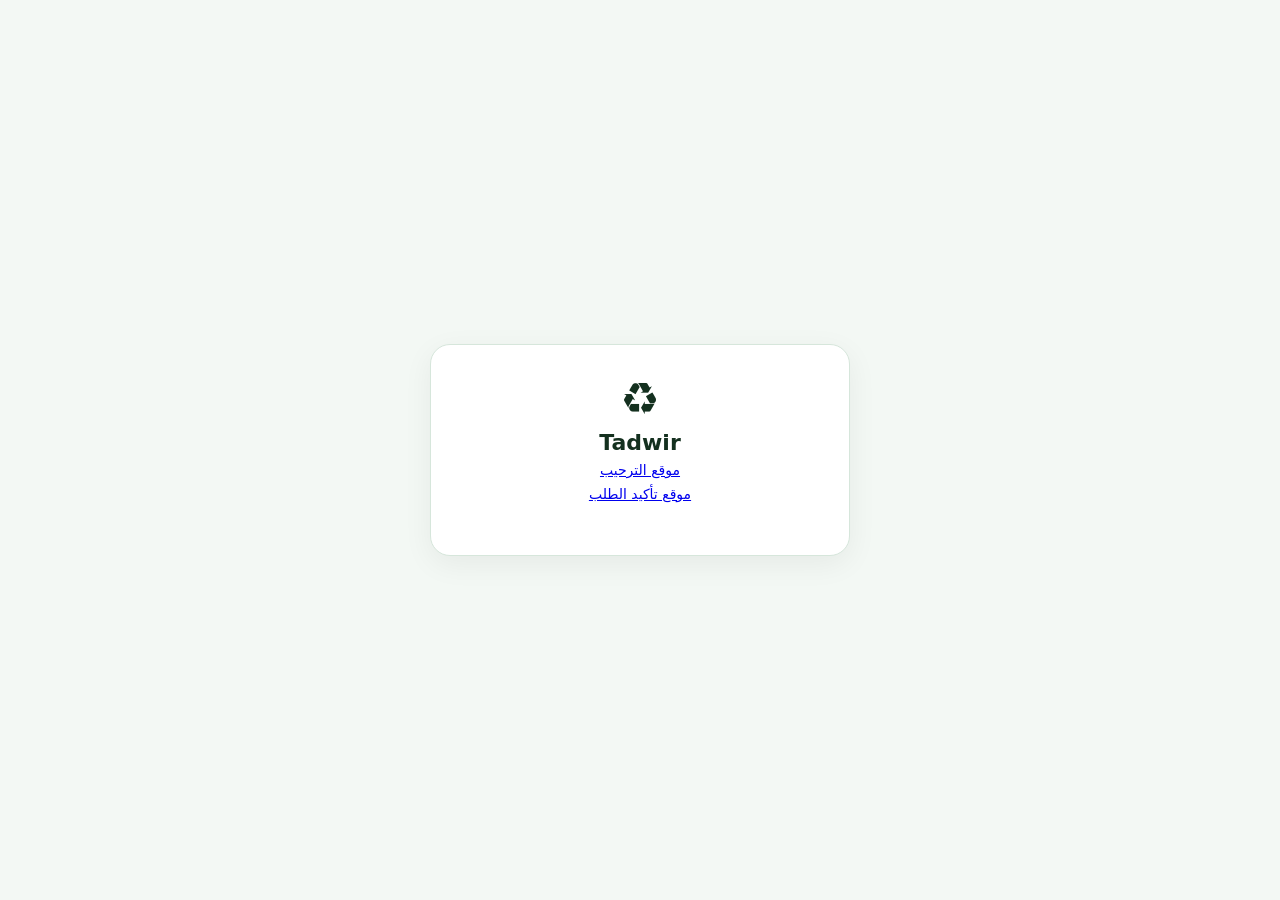
<file: docs/index.html>
<!doctype html><html lang="ar" dir="rtl"><head><meta charset="utf-8"><meta name="viewport" content="width=device-width,initial-scale=1"><title>Tadwir</title><link rel="stylesheet" href="shared/style.css"></head>
<body><main class="card"><div class="logo">♻️</div><h1>Tadwir</h1><p class="sub"><a href="welcome/">موقع الترحيب</a><br><a href="order/">موقع تأكيد الطلب</a></p></main></body></html>
</file>
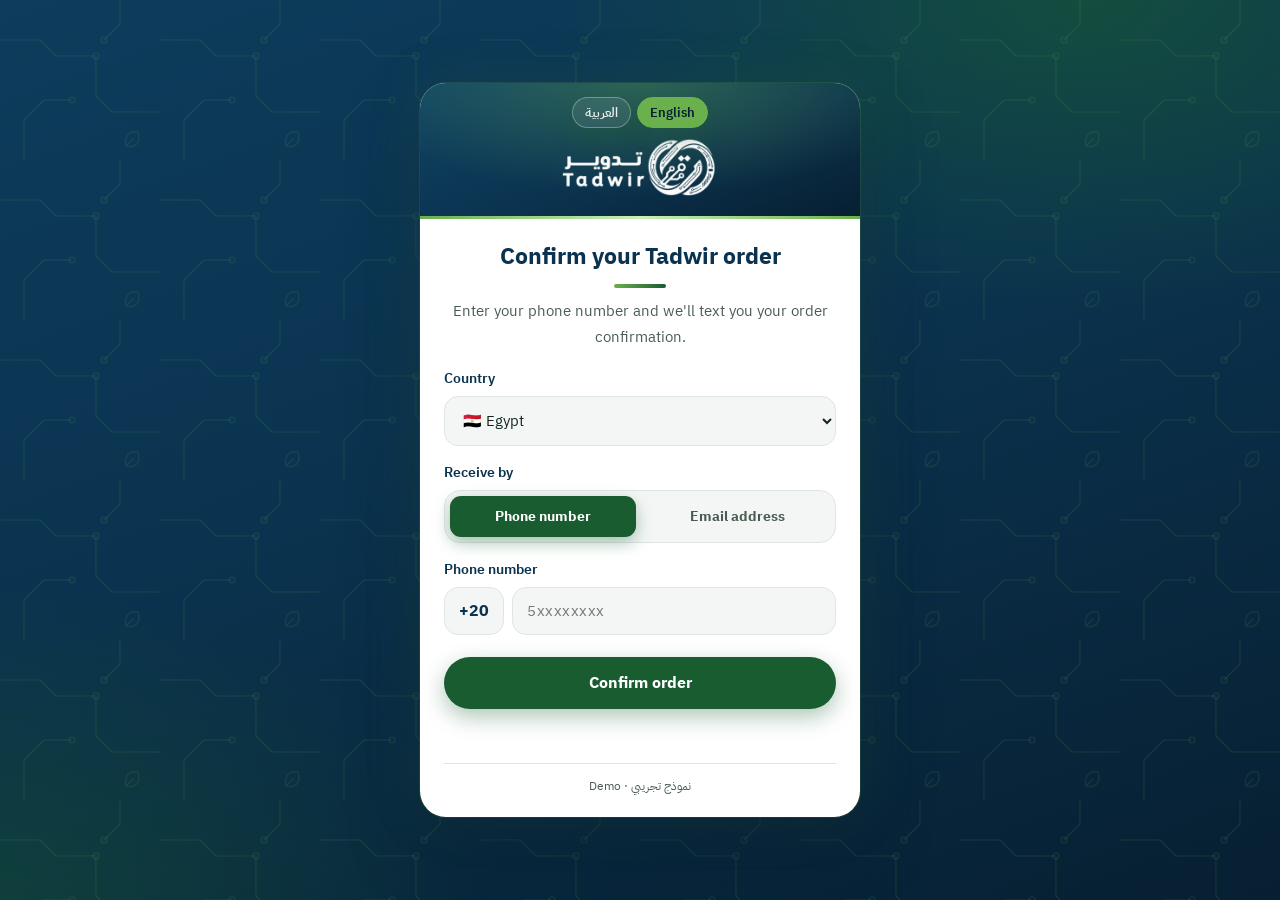
<file: docs/order/index.html>
<!doctype html>
<html lang="ar" dir="rtl">
<head>
<meta charset="utf-8">
<meta name="viewport" content="width=device-width,initial-scale=1">
<title>تأكيد طلبك في تدوير | Tadwir</title>
<link rel="preconnect" href="https://fonts.googleapis.com">
<link rel="preconnect" href="https://fonts.gstatic.com" crossorigin>
<link rel="stylesheet" href="https://fonts.googleapis.com/css2?family=IBM+Plex+Sans+Arabic:wght@400;600;700&display=swap">
<meta name="theme-color" content="#0b334f">
<style>
/* ==========================================================
   Tadwir — تدوير | Welcome & order pages
   Same identity as the main site: green #195c30, navy #0b334f,
   accent #6ab04c, IBM Plex Sans Arabic, circuit motif, logo.
   ========================================================== */
:root{
  --green:#195c30;--green-d:#14492a;--green-l:#6ab04c;--navy:#0b334f;--navy-9:#071f31;
  --bg-a:#0d3c5c;--bg-b:#0b334f;--bg-c:#071f31;
  --card:#ffffff;--field:#f4f6f5;--ink:#13261c;--heading:#0b334f;--muted:#4a5c52;--line:#dfe6e2;
  --brand:#195c30;--brand-d:#14492a;--ok:#195c30;--err:#b3261e;
  --shadow:0 30px 70px rgba(7,31,49,.45);
  --logo:url("[data-uri]");
  color-scheme:light;
}
@media (prefers-color-scheme:dark){:root:not([data-theme=light]){
  --card:#0d2a40;--field:#0a2236;--ink:#e2ebe6;--heading:#f1f6f3;--muted:#a8bcb2;--line:#1c3e57;
  --brand:#2f7d47;--brand-d:#256a3b;--ok:#86cc66;--err:#ff8a80;--shadow:0 30px 70px rgba(0,0,0,.55);color-scheme:dark}}
:root[data-theme=dark]{
  --card:#0d2a40;--field:#0a2236;--ink:#e2ebe6;--heading:#f1f6f3;--muted:#a8bcb2;--line:#1c3e57;
  --brand:#2f7d47;--brand-d:#256a3b;--ok:#86cc66;--err:#ff8a80;--shadow:0 30px 70px rgba(0,0,0,.55);color-scheme:dark}

*{box-sizing:border-box}
body{
  margin:0;min-height:100vh;min-height:100svh;display:grid;place-items:center;padding:24px 16px;
  color:var(--ink);font-family:"IBM Plex Sans Arabic","Tajawal",system-ui,-apple-system,"Segoe UI",Tahoma,sans-serif;
  background:
    url("data:image/svg+xml,%3Csvg xmlns='http://www.w3.org/2000/svg' width='160' height='160' fill='none' stroke='%236ab04c' stroke-opacity='.14' stroke-width='1.2' stroke-linecap='round' stroke-linejoin='round'%3E%3Cpath d='M0 40h40l16 16h40M96 56v40l16 16h48M24 160v-40l20-20h28M120 0v24l-16 16'/%3E%3Ccircle cx='96' cy='56' r='3'/%3E%3Ccircle cx='72' cy='100' r='3'/%3E%3Ccircle cx='104' cy='40' r='3'/%3E%3Cpath d='M138 132c-10-2-14 6-12 14 8 2 16-2 12-14Zm-12 14 7-7'/%3E%3C/svg%3E") 0 0/160px 160px,
    radial-gradient(900px 520px at 85% 0%,rgba(25,92,48,.6),transparent 60%),
    radial-gradient(800px 520px at 0% 100%,rgba(25,92,48,.4),transparent 60%),
    linear-gradient(160deg,var(--bg-a) 0%,var(--bg-b) 45%,var(--bg-c) 100%);
  background-attachment:fixed;
}
a{color:var(--ok)}

/* ---------- Card ---------- */
.card{
  position:relative;width:100%;max-width:440px;overflow:hidden;
  background:var(--card);border-radius:26px;padding:0 24px 22px;
  box-shadow:var(--shadow),0 0 0 1px rgba(106,176,76,.18),0 0 60px rgba(106,176,76,.12);
  animation:rise .7s cubic-bezier(.22,.8,.24,1) both;
}
@keyframes rise{from{opacity:0;transform:translateY(24px) scale(.98)}to{opacity:1;transform:none}}

/* Brand header: navy band with the Tadwir logo */
.logo{
  margin:0 -24px 22px;height:136px;position:relative;font-size:0;color:transparent;
  background:var(--logo) center calc(100% - 20px)/auto 58px no-repeat,
    radial-gradient(420px 160px at 50% 0%,rgba(106,176,76,.35),transparent 70%),
    linear-gradient(160deg,#0f4466,var(--navy) 55%,var(--navy-9));
  border-bottom:3px solid var(--green-l);
}
.logo::after{
  content:"";position:absolute;inset-inline:0;bottom:-3px;height:3px;
  background:linear-gradient(90deg,transparent,#c9f0b5,transparent);
  animation:scan 3.2s ease-in-out infinite;
}
@keyframes scan{0%{transform:translateX(-100%)}100%{transform:translateX(100%)}}

/* Language switch sits on the brand band */
.langs{position:absolute;top:14px;inset-inline:0;z-index:2;display:flex;gap:6px;justify-content:center;margin:0}
.langs button{
  width:auto;margin:0;padding:5px 12px;font-size:12.5px;font-weight:600;border-radius:999px;
  background:rgba(255,255,255,.08);color:#e8f0ec;border:1.5px solid rgba(255,255,255,.3);
}
.langs button[aria-pressed=true]{background:var(--green-l);color:var(--navy-9);border-color:var(--green-l)}
.langs button:hover{background:rgba(106,176,76,.22);color:#fff}
.langs button[aria-pressed=true]:hover{background:#7cc35c;color:var(--navy-9)}

h1{margin:0 0 6px;text-align:center;font-size:23px;line-height:1.4;color:var(--heading);font-weight:700}
h1::after{content:"";display:block;width:52px;height:4px;border-radius:4px;margin:10px auto 0;background:linear-gradient(90deg,var(--green-l),var(--green))}
p.sub{margin:10px 0 18px;text-align:center;color:var(--muted);font-size:14.5px;line-height:1.8}
p.sub a{font-weight:700;text-decoration:none}
p.sub a:hover{text-decoration:underline}

/* ---------- Form ---------- */
label{display:block;font-size:13.5px;font-weight:600;color:var(--heading);margin:16px 0 7px}
.row{display:flex;gap:8px;direction:ltr}
select,input{
  font:inherit;font-size:15px;color:var(--ink);background:var(--field);
  border:1.5px solid var(--line);border-radius:14px;padding:12px 14px;outline:none;
  transition:border-color .25s,box-shadow .25s,background-color .25s;
}
select{width:100%;cursor:pointer}
select:focus,input:focus{border-color:var(--green-l);box-shadow:0 0 0 4px rgba(106,176,76,.2);background:var(--card)}
input{flex:1;min-width:0;letter-spacing:.5px}
.dial{display:flex;align-items:center;padding:0 14px;background:var(--field);border:1.5px solid var(--line);border-radius:14px;color:var(--heading);font-weight:700;direction:ltr}
.dial[hidden]{display:none}

.seg{display:flex;gap:8px;padding:5px;background:var(--field);border:1.5px solid var(--line);border-radius:16px}
.seg button{margin:0;padding:10px;font-size:14px;border-radius:11px;background:transparent;color:var(--muted);border:0;box-shadow:none}
.seg button[aria-pressed=true]{background:var(--brand);color:#fff;box-shadow:0 6px 16px rgba(25,92,48,.35)}
.seg button:hover{background:rgba(106,176,76,.14);color:var(--ink);transform:none}
.seg button[aria-pressed=true]:hover{background:var(--brand-d);color:#fff}
.seg button.off{opacity:.45}

button{
  width:100%;margin-top:22px;padding:14px;border:0;border-radius:999px;
  background:var(--brand);color:#fff;font:inherit;font-size:16px;font-weight:700;cursor:pointer;
  box-shadow:0 8px 22px rgba(25,92,48,.35);
  transition:background-color .3s,box-shadow .3s,transform .3s cubic-bezier(.22,.8,.24,1);
}
button:hover{background:var(--brand-d);transform:translateY(-2px);box-shadow:0 12px 28px rgba(25,92,48,.45),0 0 0 4px rgba(106,176,76,.18)}
button:disabled{opacity:.6;cursor:wait;transform:none}
:focus-visible{outline:3px solid var(--green-l);outline-offset:3px}

#msg{min-height:22px;margin-top:14px;text-align:center;font-size:14px;line-height:1.7;border-radius:12px}
#msg.ok,#msg.err,#msg.info{padding:10px 12px}
#msg.ok{color:var(--ok);background:rgba(106,176,76,.12)}
#msg.err{color:var(--err);background:rgba(179,38,30,.08)}
#msg.info{color:var(--muted);background:var(--field)}

footer{margin-top:18px;padding-top:14px;border-top:1px solid var(--line);text-align:center;font-size:11.5px;color:var(--muted)}

@media (max-width:380px){.card{padding:0 18px 20px}.logo{margin:0 -18px 20px;height:128px;background-size:auto 52px,auto,auto}h1{font-size:21px}}
@media (prefers-reduced-motion:reduce){.card,.logo::after{animation:none}button,button:hover{transition:none;transform:none}}

</style>
</head>
<body>
<main class="card">
  <div class="langs" role="group" aria-label="Language">
    <button type="button" data-lang="ar" aria-pressed="true">العربية</button>
    <button type="button" data-lang="en" aria-pressed="false">English</button>
  </div>
  <div class="logo" role="img" aria-label="تدوير | Tadwir"></div>
  <h1 id="h1">تأكيد طلبك في تدوير</h1>
  <p class="sub" id="sub"></p>
  <form id="form" autocomplete="off">
    <label for="country" id="countryLabel">الدولة</label>
    <select id="country" name="country"><option value="EG">🇪🇬 مصر</option></select>
    <label id="methodLabel">طريقة الاستلام</label>
    <div class="seg" role="group" aria-label="Method">
      <button type="button" data-method="sms" aria-pressed="true">رقم الجوال</button>
      <button type="button" data-method="email" aria-pressed="false">البريد الإلكتروني</button>
    </div>
    <label for="phone" id="phoneLabel">رقم الجوال</label>
    <div class="row">
      <span class="dial" id="dial">+20</span>
      <input id="phone" name="phone" type="tel" inputmode="tel" placeholder="5xxxxxxxx" required>
    </div>
    <button id="btn" class="submit" type="submit">أكّد الطلب</button>
    <div id="msg" role="status" aria-live="polite"></div>
  </form>
  <footer id="demo">نموذج تجريبي · Demo</footer>
</main>
<script>
// بعد ما تنشر الـ Worker، حط رابطه هنا (مثال: https://tadwir-sms.اسمك.workers.dev)
window.CONFIG_BASE = {
  API_URL: "https://tadwir-sms.tadwir.workers.dev",
  // اختياري: Site Key من Cloudflare Turnstile (اتركه فاضي لو ما تبي كابتشا)
  TURNSTILE_SITEKEY: "",
  // الدول اللي ترسل SMS (برقم الجوال). باقي الدول إيميل. لازم تطابق الوسيط
  SMS_COUNTRIES: ["EG"],
};

</script>
<script>window.CONFIG = { ...window.CONFIG_BASE, KIND: "order" };</script>
<script>
const COUNTRIES = [
  ["EG","🇪🇬","مصر","Egypt","+20"],
  ["SA","🇸🇦","السعودية","Saudi Arabia","+966"],
  ["AE","🇦🇪","الإمارات","United Arab Emirates","+971"],
  ["KW","🇰🇼","الكويت","Kuwait","+965"],
  ["BH","🇧🇭","البحرين","Bahrain","+973"],
  ["QA","🇶🇦","قطر","Qatar","+974"],
  ["OM","🇴🇲","عُمان","Oman","+968"],
  ["JO","🇯🇴","الأردن","Jordan","+962"],
  ["LB","🇱🇧","لبنان","Lebanon","+961"],
  ["IQ","🇮🇶","العراق","Iraq","+964"],
  ["SY","🇸🇾","سوريا","Syria","+963"],
  ["YE","🇾🇪","اليمن","Yemen","+967"],
  ["PS","🇵🇸","فلسطين","Palestine","+970"],
  ["LY","🇱🇾","ليبيا","Libya","+218"],
  ["SD","🇸🇩","السودان","Sudan","+249"],
  ["TN","🇹🇳","تونس","Tunisia","+216"],
  ["DZ","🇩🇿","الجزائر","Algeria","+213"],
  ["MA","🇲🇦","المغرب","Morocco","+212"],
];

const T = {
  ar: {
    dir: "rtl",
    title: { welcome: "مرحباً بك في تدوير", order: "تأكيد طلبك في تدوير" },
    sub: {
      welcome: { sms: "أدخل رقم جوالك وراح توصلك رسالة ترحيب.", email: "أدخل بريدك الإلكتروني وراح توصلك رسالة ترحيب." },
      order: { sms: "أدخل رقم جوالك وراح توصلك رسالة تأكيد الطلب.", email: "أدخل بريدك الإلكتروني وراح توصلك رسالة تأكيد الطلب." },
    },
    langLabel: "اللغة", country: "الدولة", method: "طريقة الاستلام", phone: "رقم الجوال", email: "البريد الإلكتروني",
    smsUnsupported: "النظام ما يدعم الرسائل النصية لهذه الدولة، تقدر تستلم الرسالة على بريدك الإلكتروني.",
    btn: { welcome: "أرسل الرسالة", order: "أكّد الطلب" },
    demo: "نموذج تجريبي · Demo",
    okSms: "تم الإرسال ✅ تفقد رسائلك.",
    okEmail: "تم الإرسال ✅ تفقد بريدك (وصندوق الرسائل غير المرغوبة).",
    errors: {
      bad_phone: "الرقم غير صحيح، تأكد من الدولة والرقم.",
      bad_email: "البريد الإلكتروني غير صحيح.",
      sms_unsupported: "النظام ما يدعم الرسائل النصية لهذه الدولة، استخدم البريد الإلكتروني.",
      country_not_allowed: "هذي الدولة غير مدعومة حالياً.",
      phone_limit: "وصلت الحد المسموح لهذا الرقم اليوم.",
      ip_limit: "طلبات كثيرة، حاول بعد ساعة.",
      daily_cap: "الخدمة وصلت حدها اليومي، حاول بكرة.",
      country_quota: "الخدمة غير متاحة لهذه الدولة حالياً.",
      captcha: "فشل التحقق، حدّث الصفحة وحاول مرة ثانية.",
      send_failed: "تعذر إرسال الرسالة، حاول لاحقاً.",
      origin: "هذا الموقع غير مصرح له.",
      channel_unavailable: "الإرسال لهذه الدولة غير متاح حالياً.",
      other: "صار خطأ، حاول مرة ثانية.",
      network: "تعذر الاتصال بالخدمة.",
    },
  },
  en: {
    dir: "ltr",
    title: { welcome: "Welcome to Tadwir", order: "Confirm your Tadwir order" },
    sub: {
      welcome: { sms: "Enter your phone number and we'll text you a welcome message.", email: "Enter your email and we'll send you a welcome message." },
      order: { sms: "Enter your phone number and we'll text you your order confirmation.", email: "Enter your email and we'll send you your order confirmation." },
    },
    langLabel: "Language", country: "Country", method: "Receive by", phone: "Phone number", email: "Email address",
    smsUnsupported: "Text messages (SMS) are not supported for this country. You can receive the message by email instead.",
    btn: { welcome: "Send message", order: "Confirm order" },
    demo: "Demo · نموذج تجريبي",
    okSms: "Sent ✅ Check your messages.",
    okEmail: "Sent ✅ Check your inbox (and spam folder).",
    errors: {
      bad_phone: "Invalid number. Check the country and the number.",
      bad_email: "Invalid email address.",
      sms_unsupported: "Text messages are not supported for this country. Please use email.",
      country_not_allowed: "This country is not supported yet.",
      phone_limit: "This number reached today's limit.",
      ip_limit: "Too many requests. Try again in an hour.",
      daily_cap: "The service reached its daily limit. Try tomorrow.",
      country_quota: "The service is currently unavailable for this country.",
      captcha: "Verification failed. Refresh the page and try again.",
      send_failed: "Could not send the message. Try again later.",
      origin: "This site is not authorized.",
      channel_unavailable: "Sending to this country is currently unavailable.",
      other: "Something went wrong. Please try again.",
      network: "Could not reach the service.",
    },
  },
};

const KIND = window.CONFIG.KIND;
const SMS_COUNTRIES = window.CONFIG.SMS_COUNTRIES || ["EG"];
const $ = (id) => document.getElementById(id);
const form = $("form"), msg = $("msg"), btn = $("btn"), phone = $("phone"), country = $("country"), dial = $("dial");

let lang = "ar";
try {
  const saved = localStorage.getItem("tadwir_lang");
  if (saved === "ar" || saved === "en") lang = saved;
  else if (!/^ar/i.test(navigator.language || "ar")) lang = "en";
} catch (e) {}

const smsOk = () => SMS_COUNTRIES.includes(country.value);
let method = "sms";
const isEmailMode = () => method === "email";

function buildCountries() {
  const cur = country.value || "EG";
  country.innerHTML = "";
  for (const [code, flag, ar, en] of COUNTRIES) {
    const o = document.createElement("option");
    o.value = code;
    o.textContent = `${flag} ${lang === "ar" ? ar : en}`;
    country.appendChild(o);
  }
  country.value = cur;
}

function applyMode(clear) {
  const t = T[lang];
  if (!smsOk()) method = "email";
  const em = isEmailMode();
  $("methodLabel").textContent = t.method;
  document.querySelectorAll("[data-method]").forEach((b) => {
    b.setAttribute("aria-pressed", String(b.dataset.method === method));
    b.textContent = b.dataset.method === "sms" ? t.phone : t.email;
    b.classList.toggle("off", b.dataset.method === "sms" && !smsOk());
  });
  if (clear) phone.value = "";
  phone.type = em ? "email" : "tel";
  phone.inputMode = em ? "email" : "tel";
  phone.placeholder = em ? "name@example.com" : "5xxxxxxxx";
  $("phoneLabel").textContent = em ? t.email : t.phone;
  $("sub").textContent = t.sub[KIND][em ? "email" : "sms"];
  dial.hidden = em;
  if (!em) dial.textContent = (COUNTRIES.find((c) => c[0] === country.value) || [])[4] || "";
}

function applyLang() {
  const t = T[lang];
  document.documentElement.lang = lang;
  document.documentElement.dir = t.dir;
  document.title = `${t.title[KIND]} | Tadwir`;
  $("h1").textContent = t.title[KIND];
  $("countryLabel").textContent = t.country;
  btn.textContent = t.btn[KIND];
  $("demo").textContent = t.demo;
  document.querySelectorAll("[data-lang]").forEach((b) => b.setAttribute("aria-pressed", String(b.dataset.lang === lang)));
  msg.textContent = ""; msg.className = "";
  buildCountries();
  applyMode(false);
}

document.querySelectorAll("[data-lang]").forEach((b) =>
  b.addEventListener("click", () => {
    lang = b.dataset.lang;
    try { localStorage.setItem("tadwir_lang", lang); } catch (e) {}
    applyLang();
  })
);
country.addEventListener("change", () => {
  msg.textContent = ""; msg.className = "";
  method = smsOk() ? "sms" : "email";
  applyMode(true);
});
document.querySelectorAll("[data-method]").forEach((b) =>
  b.addEventListener("click", () => {
    msg.textContent = ""; msg.className = "";
    if (b.dataset.method === "sms" && !smsOk()) {
      msg.className = "info";
      msg.textContent = T[lang].smsUnsupported;
      return;
    }
    method = b.dataset.method;
    applyMode(true);
  })
);
applyLang();

let captchaToken = "";
if (window.CONFIG.TURNSTILE_SITEKEY) {
  const s = document.createElement("script");
  s.src = "https://challenges.cloudflare.com/turnstile/v0/api.js";
  s.async = true;
  document.head.appendChild(s);
  const d = document.createElement("div");
  d.className = "cf-turnstile";
  d.dataset.sitekey = window.CONFIG.TURNSTILE_SITEKEY;
  d.dataset.callback = "onCaptcha";
  btn.before(d);
  window.onCaptcha = (tk) => (captchaToken = tk);
}

form.addEventListener("submit", async (e) => {
  e.preventDefault();
  const t = T[lang];
  msg.className = ""; msg.textContent = ""; btn.disabled = true;
  const em = isEmailMode();
  try {
    const r = await fetch(window.CONFIG.API_URL, {
      method: "POST",
      headers: { "Content-Type": "application/json" },
      body: JSON.stringify({
        kind: KIND,
        country: country.value,
        method,
        ...(em ? { email: phone.value } : { phone: phone.value }),
        captcha: captchaToken,
      }),
    });
    const data = await r.json().catch(() => ({}));
    if (r.ok && data.ok) {
      msg.className = "ok";
      msg.textContent = em ? t.okEmail : t.okSms;
      phone.value = "";
    } else {
      msg.className = "err";
      msg.textContent = t.errors[data.error] || t.errors.other;
    }
  } catch {
    msg.className = "err";
    msg.textContent = t.errors.network;
  } finally {
    btn.disabled = false;
    if (window.turnstile) window.turnstile.reset();
    captchaToken = "";
  }
});

</script>
</body>
</html>
</file>
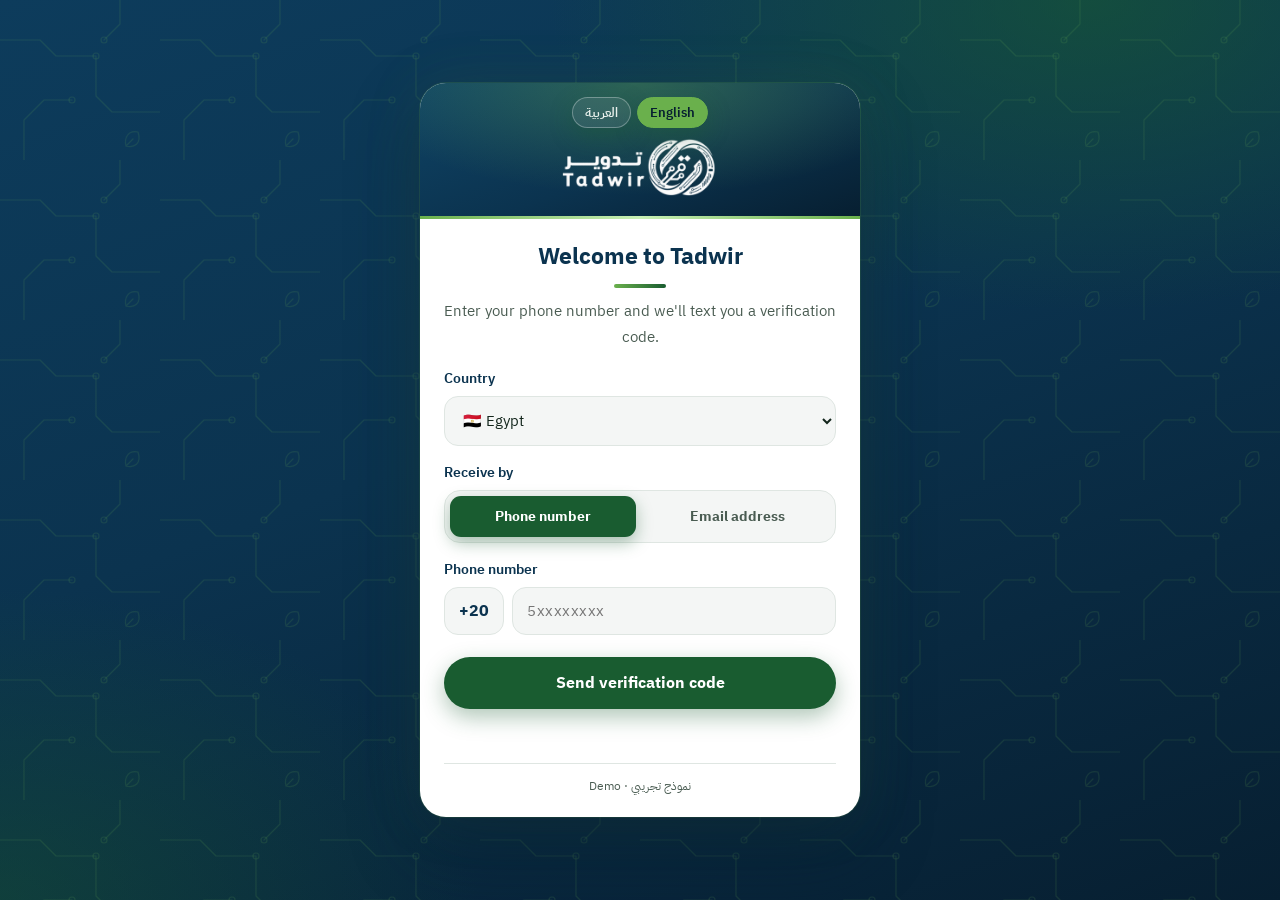
<file: docs/welcome/index.html>
<!doctype html>
<html lang="ar" dir="rtl">
<head>
<meta charset="utf-8">
<meta name="viewport" content="width=device-width,initial-scale=1">
<title>مرحباً بك في تدوير | Tadwir</title>
<link rel="preconnect" href="https://fonts.googleapis.com">
<link rel="preconnect" href="https://fonts.gstatic.com" crossorigin>
<link rel="stylesheet" href="https://fonts.googleapis.com/css2?family=IBM+Plex+Sans+Arabic:wght@400;600;700&display=swap">
<meta name="theme-color" content="#0b334f">
<style>
/* ==========================================================
   Tadwir — تدوير | Welcome & order pages
   Same identity as the main site: green #195c30, navy #0b334f,
   accent #6ab04c, IBM Plex Sans Arabic, circuit motif, logo.
   ========================================================== */
:root{
  --green:#195c30;--green-d:#14492a;--green-l:#6ab04c;--navy:#0b334f;--navy-9:#071f31;
  --bg-a:#0d3c5c;--bg-b:#0b334f;--bg-c:#071f31;
  --card:#ffffff;--field:#f4f6f5;--ink:#13261c;--heading:#0b334f;--muted:#4a5c52;--line:#dfe6e2;
  --brand:#195c30;--brand-d:#14492a;--ok:#195c30;--err:#b3261e;
  --shadow:0 30px 70px rgba(7,31,49,.45);
  --logo:url("[data-uri]");
  color-scheme:light;
}
@media (prefers-color-scheme:dark){:root:not([data-theme=light]){
  --card:#0d2a40;--field:#0a2236;--ink:#e2ebe6;--heading:#f1f6f3;--muted:#a8bcb2;--line:#1c3e57;
  --brand:#2f7d47;--brand-d:#256a3b;--ok:#86cc66;--err:#ff8a80;--shadow:0 30px 70px rgba(0,0,0,.55);color-scheme:dark}}
:root[data-theme=dark]{
  --card:#0d2a40;--field:#0a2236;--ink:#e2ebe6;--heading:#f1f6f3;--muted:#a8bcb2;--line:#1c3e57;
  --brand:#2f7d47;--brand-d:#256a3b;--ok:#86cc66;--err:#ff8a80;--shadow:0 30px 70px rgba(0,0,0,.55);color-scheme:dark}

*{box-sizing:border-box}
body{
  margin:0;min-height:100vh;min-height:100svh;display:grid;place-items:center;padding:24px 16px;
  color:var(--ink);font-family:"IBM Plex Sans Arabic","Tajawal",system-ui,-apple-system,"Segoe UI",Tahoma,sans-serif;
  background:
    url("data:image/svg+xml,%3Csvg xmlns='http://www.w3.org/2000/svg' width='160' height='160' fill='none' stroke='%236ab04c' stroke-opacity='.14' stroke-width='1.2' stroke-linecap='round' stroke-linejoin='round'%3E%3Cpath d='M0 40h40l16 16h40M96 56v40l16 16h48M24 160v-40l20-20h28M120 0v24l-16 16'/%3E%3Ccircle cx='96' cy='56' r='3'/%3E%3Ccircle cx='72' cy='100' r='3'/%3E%3Ccircle cx='104' cy='40' r='3'/%3E%3Cpath d='M138 132c-10-2-14 6-12 14 8 2 16-2 12-14Zm-12 14 7-7'/%3E%3C/svg%3E") 0 0/160px 160px,
    radial-gradient(900px 520px at 85% 0%,rgba(25,92,48,.6),transparent 60%),
    radial-gradient(800px 520px at 0% 100%,rgba(25,92,48,.4),transparent 60%),
    linear-gradient(160deg,var(--bg-a) 0%,var(--bg-b) 45%,var(--bg-c) 100%);
  background-attachment:fixed;
}
a{color:var(--ok)}

/* ---------- Card ---------- */
.card{
  position:relative;width:100%;max-width:440px;overflow:hidden;
  background:var(--card);border-radius:26px;padding:0 24px 22px;
  box-shadow:var(--shadow),0 0 0 1px rgba(106,176,76,.18),0 0 60px rgba(106,176,76,.12);
  animation:rise .7s cubic-bezier(.22,.8,.24,1) both;
}
@keyframes rise{from{opacity:0;transform:translateY(24px) scale(.98)}to{opacity:1;transform:none}}

/* Brand header: navy band with the Tadwir logo */
.logo{
  margin:0 -24px 22px;height:136px;position:relative;font-size:0;color:transparent;
  background:var(--logo) center calc(100% - 20px)/auto 58px no-repeat,
    radial-gradient(420px 160px at 50% 0%,rgba(106,176,76,.35),transparent 70%),
    linear-gradient(160deg,#0f4466,var(--navy) 55%,var(--navy-9));
  border-bottom:3px solid var(--green-l);
}
.logo::after{
  content:"";position:absolute;inset-inline:0;bottom:-3px;height:3px;
  background:linear-gradient(90deg,transparent,#c9f0b5,transparent);
  animation:scan 3.2s ease-in-out infinite;
}
@keyframes scan{0%{transform:translateX(-100%)}100%{transform:translateX(100%)}}

/* Language switch sits on the brand band */
.langs{position:absolute;top:14px;inset-inline:0;z-index:2;display:flex;gap:6px;justify-content:center;margin:0}
.langs button{
  width:auto;margin:0;padding:5px 12px;font-size:12.5px;font-weight:600;border-radius:999px;
  background:rgba(255,255,255,.08);color:#e8f0ec;border:1.5px solid rgba(255,255,255,.3);
}
.langs button[aria-pressed=true]{background:var(--green-l);color:var(--navy-9);border-color:var(--green-l)}
.langs button:hover{background:rgba(106,176,76,.22);color:#fff}
.langs button[aria-pressed=true]:hover{background:#7cc35c;color:var(--navy-9)}

h1{margin:0 0 6px;text-align:center;font-size:23px;line-height:1.4;color:var(--heading);font-weight:700}
h1::after{content:"";display:block;width:52px;height:4px;border-radius:4px;margin:10px auto 0;background:linear-gradient(90deg,var(--green-l),var(--green))}
p.sub{margin:10px 0 18px;text-align:center;color:var(--muted);font-size:14.5px;line-height:1.8}
p.sub a{font-weight:700;text-decoration:none}
p.sub a:hover{text-decoration:underline}

/* ---------- Form ---------- */
label{display:block;font-size:13.5px;font-weight:600;color:var(--heading);margin:16px 0 7px}
.row{display:flex;gap:8px;direction:ltr}
select,input{
  font:inherit;font-size:15px;color:var(--ink);background:var(--field);
  border:1.5px solid var(--line);border-radius:14px;padding:12px 14px;outline:none;
  transition:border-color .25s,box-shadow .25s,background-color .25s;
}
select{width:100%;cursor:pointer}
select:focus,input:focus{border-color:var(--green-l);box-shadow:0 0 0 4px rgba(106,176,76,.2);background:var(--card)}
input{flex:1;min-width:0;letter-spacing:.5px}
.dial{display:flex;align-items:center;padding:0 14px;background:var(--field);border:1.5px solid var(--line);border-radius:14px;color:var(--heading);font-weight:700;direction:ltr}
.dial[hidden]{display:none}

.seg{display:flex;gap:8px;padding:5px;background:var(--field);border:1.5px solid var(--line);border-radius:16px}
.seg button{margin:0;padding:10px;font-size:14px;border-radius:11px;background:transparent;color:var(--muted);border:0;box-shadow:none}
.seg button[aria-pressed=true]{background:var(--brand);color:#fff;box-shadow:0 6px 16px rgba(25,92,48,.35)}
.seg button:hover{background:rgba(106,176,76,.14);color:var(--ink);transform:none}
.seg button[aria-pressed=true]:hover{background:var(--brand-d);color:#fff}
.seg button.off{opacity:.45}

button{
  width:100%;margin-top:22px;padding:14px;border:0;border-radius:999px;
  background:var(--brand);color:#fff;font:inherit;font-size:16px;font-weight:700;cursor:pointer;
  box-shadow:0 8px 22px rgba(25,92,48,.35);
  transition:background-color .3s,box-shadow .3s,transform .3s cubic-bezier(.22,.8,.24,1);
}
button:hover{background:var(--brand-d);transform:translateY(-2px);box-shadow:0 12px 28px rgba(25,92,48,.45),0 0 0 4px rgba(106,176,76,.18)}
button:disabled{opacity:.6;cursor:wait;transform:none}
:focus-visible{outline:3px solid var(--green-l);outline-offset:3px}

#msg{min-height:22px;margin-top:14px;text-align:center;font-size:14px;line-height:1.7;border-radius:12px}
#msg.ok,#msg.err,#msg.info{padding:10px 12px}
#msg.ok{color:var(--ok);background:rgba(106,176,76,.12)}
#msg.err{color:var(--err);background:rgba(179,38,30,.08)}
#msg.info{color:var(--muted);background:var(--field)}

footer{margin-top:18px;padding-top:14px;border-top:1px solid var(--line);text-align:center;font-size:11.5px;color:var(--muted)}

@media (max-width:380px){.card{padding:0 18px 20px}.logo{margin:0 -18px 20px;height:128px;background-size:auto 52px,auto,auto}h1{font-size:21px}}
@media (prefers-reduced-motion:reduce){.card,.logo::after{animation:none}button,button:hover{transition:none;transform:none}}

/* ---- Verify step ---- */
.step[hidden]{display:none}
.sent-to{margin:4px 0 2px;text-align:center;font-size:14px;color:var(--muted)}
.sent-to b{color:var(--heading);direction:ltr;unicode-bidi:isolate}
.otp{width:100%;text-align:center;font-size:30px;font-weight:700;letter-spacing:.9em;padding:14px 10px 14px calc(10px + .9em);direction:ltr}
.links{display:flex;justify-content:space-between;gap:10px;margin-top:14px;font-size:13.5px}
.link{width:auto;margin:0;padding:0;background:none;border:0;box-shadow:none;color:var(--ok);font-weight:600;font-size:13.5px;cursor:pointer;text-decoration:underline;text-underline-offset:3px}
.link:hover{background:none;transform:none;box-shadow:none;color:var(--ok);opacity:.85}
.link:disabled{color:var(--muted);text-decoration:none;cursor:default;opacity:1}
.done{text-align:center;padding:10px 0 4px}
.done-ic{width:72px;height:72px;margin:6px auto 12px;border-radius:50%;display:grid;place-items:center;background:rgba(106,176,76,.15);color:var(--ok);font-size:38px;font-weight:700;animation:pop .5s cubic-bezier(.22,.8,.24,1)}
@keyframes pop{from{transform:scale(.6);opacity:0}to{transform:none;opacity:1}}
</style>
</head>
<body>
<main class="card">
  <div class="langs" role="group" aria-label="Language">
    <button type="button" data-lang="ar" aria-pressed="true">العربية</button>
    <button type="button" data-lang="en" aria-pressed="false">English</button>
  </div>
  <div class="logo" role="img" aria-label="تدوير | Tadwir"></div>
  <h1 id="h1">مرحباً بك في تدوير</h1>

  <!-- Step 1: where to send the code -->
  <form class="step" id="step1" autocomplete="off" novalidate>
    <p class="sub" id="sub1"></p>
    <label for="country" id="countryLabel">الدولة</label>
    <select id="country" name="country"></select>
    <label id="methodLabel">طريقة الاستلام</label>
    <div class="seg" role="group" aria-label="Method">
      <button type="button" data-method="sms" aria-pressed="true">رقم الجوال</button>
      <button type="button" data-method="email" aria-pressed="false">البريد الإلكتروني</button>
    </div>
    <label for="to" id="toLabel">رقم الجوال</label>
    <div class="row">
      <span class="dial" id="dial">+20</span>
      <input id="to" name="to" type="tel" inputmode="tel" placeholder="5xxxxxxxx" required>
    </div>
    <button id="sendBtn" type="submit">أرسل رمز التحقق</button>
  </form>

  <!-- Step 2: enter the code -->
  <form class="step" id="step2" autocomplete="off" novalidate hidden>
    <p class="sent-to"><span id="sentLabel">أرسلنا رمز التحقق إلى</span><br><b id="sentTo"></b></p>
    <label for="code" id="codeLabel">رمز التحقق</label>
    <input id="code" class="otp" name="code" type="text" inputmode="numeric" autocomplete="one-time-code" maxlength="4" placeholder="••••" required>
    <button id="checkBtn" type="submit">تحقق</button>
    <div class="links">
      <button type="button" class="link" id="resendBtn">إعادة الإرسال</button>
      <button type="button" class="link" id="changeBtn">تغيير الرقم</button>
    </div>
  </form>

  <!-- Step 3: verified -->
  <section class="step done" id="step3" hidden>
    <div class="done-ic" aria-hidden="true">✓</div>
    <h2 id="doneTitle" style="margin:0 0 6px;color:var(--heading)">تم التحقق بنجاح</h2>
    <p class="sub" id="doneSub" style="margin:0"></p>
  </section>

  <div id="msg" role="status" aria-live="polite"></div>
  <footer id="demo">نموذج تجريبي · Demo</footer>
</main>

<script>
/* ===== الإعدادات: رابط Worker التحقق ===== */
const VERIFY_URL = "https://tadwir-sms.tadwir.workers.dev/otp";
const SMS_COUNTRIES = ["EG"];   /* نفس CHANNELS في الوسيط: الدول اللي توصلها SMS */
const RESEND_SECONDS = 30;
const CODE_LENGTH = 4;   // نفس طول الرمز في إعدادات Twilio Verify

const COUNTRIES = [
  ["EG","🇪🇬","مصر","Egypt","+20"],["SA","🇸🇦","السعودية","Saudi Arabia","+966"],
  ["AE","🇦🇪","الإمارات","United Arab Emirates","+971"],["KW","🇰🇼","الكويت","Kuwait","+965"],
  ["BH","🇧🇭","البحرين","Bahrain","+973"],["QA","🇶🇦","قطر","Qatar","+974"],
  ["OM","🇴🇲","عُمان","Oman","+968"],["JO","🇯🇴","الأردن","Jordan","+962"],
  ["LB","🇱🇧","لبنان","Lebanon","+961"],["IQ","🇮🇶","العراق","Iraq","+964"],
  ["SY","🇸🇾","سوريا","Syria","+963"],["YE","🇾🇪","اليمن","Yemen","+967"],
  ["PS","🇵🇸","فلسطين","Palestine","+970"],["LY","🇱🇾","ليبيا","Libya","+218"],
  ["SD","🇸🇩","السودان","Sudan","+249"],["TN","🇹🇳","تونس","Tunisia","+216"],
  ["DZ","🇩🇿","الجزائر","Algeria","+213"],["MA","🇲🇦","المغرب","Morocco","+212"],
];

const T = {
  ar: { dir:"rtl", title:"مرحباً بك في تدوير",
    sub:{ sms:"أدخل رقم جوالك وراح يوصلك رمز تحقق.", email:"أدخل بريدك الإلكتروني وراح يوصلك رمز تحقق." },
    country:"الدولة", method:"طريقة الاستلام", phone:"رقم الجوال", email:"البريد الإلكتروني",
    send:"أرسل رمز التحقق", sentLabel:"أرسلنا رمز التحقق إلى", code:"رمز التحقق", check:"تحقق",
    resend:"إعادة الإرسال", resendIn:(s)=>`إعادة الإرسال بعد ${s} ث`, change:"تغيير الرقم", changeEmail:"تغيير البريد",
    resent:"تم إرسال رمز جديد ✅", doneTitle:"تم التحقق بنجاح", doneSub:"أهلاً بك في تدوير 🌱", welcomedTo:(to)=>`أرسلنا لك رسالة الترحيب على ${to}`, smsUnsupported:"النظام ما يدعم الرسائل النصية لهذه الدولة، تقدر تستلم الرمز على بريدك الإلكتروني.",
    demo:"نموذج تجريبي · Demo",
    errors:{ bad_phone:"الرقم غير صحيح، تأكد من الدولة والرقم.", bad_email:"البريد الإلكتروني غير صحيح.",
      bad_code:"اكتب الرمز كامل (4 أرقام).", wrong_code:"الرمز غير صحيح، حاول مرة ثانية.",
      expired:"انتهت صلاحية الرمز أو تجاوزت عدد المحاولات، اطلب رمز جديد.",
      too_many:"محاولات كثيرة، انتظر شوي وحاول مرة ثانية.", sms_unsupported:"هذا الرقم ما يستقبل رسائل نصية.",
      blocked:"تم إيقاف الإرسال لهذا الرقم مؤقتاً.", country_blocked:"الإرسال لهذه الدولة غير مفعّل حالياً.",
      email_not_ready:"التحقق بالبريد غير متاح حالياً، استخدم رقم الجوال.", origin:"هذا الموقع غير مصرح له.",
      not_configured:"الخدمة غير مهيأة بعد.", country_not_allowed:"هذي الدولة غير مدعومة حالياً.", channel_unavailable:"الإرسال لهذه الدولة غير متاح حالياً.", phone_limit:"وصلت الحد المسموح لهذا الرقم اليوم.", ip_limit:"طلبات كثيرة، حاول بعد ساعة.", daily_cap:"الخدمة وصلت حدها اليومي، حاول بكرة.", captcha:"فشل التحقق، حدّث الصفحة وحاول مرة ثانية.", send_failed:"تعذر إرسال الرمز، حاول لاحقاً.",
      other:"صار خطأ، حاول مرة ثانية.", network:"تعذر الاتصال بالخدمة." } },
  en: { dir:"ltr", title:"Welcome to Tadwir",
    sub:{ sms:"Enter your phone number and we'll text you a verification code.", email:"Enter your email and we'll send you a verification code." },
    country:"Country", method:"Receive by", phone:"Phone number", email:"Email address",
    send:"Send verification code", sentLabel:"We sent a verification code to", code:"Verification code", check:"Verify",
    resend:"Resend code", resendIn:(s)=>`Resend in ${s}s`, change:"Change number", changeEmail:"Change email",
    resent:"A new code was sent ✅", doneTitle:"Verified successfully", doneSub:"Welcome to Tadwir 🌱", welcomedTo:(to)=>`We sent your welcome message to ${to}`, smsUnsupported:"Text messages aren't supported for this country. You can receive the code by email instead.",
    demo:"Demo · نموذج تجريبي",
    errors:{ bad_phone:"Invalid number. Check the country and the number.", bad_email:"Invalid email address.",
      bad_code:"Enter the full 4-digit code.", wrong_code:"Wrong code, please try again.",
      expired:"The code expired or too many attempts were made. Request a new code.",
      too_many:"Too many attempts. Please wait a little and try again.", sms_unsupported:"This number can't receive text messages.",
      blocked:"Sending to this number is temporarily blocked.", country_blocked:"Sending to this country isn't enabled yet.",
      email_not_ready:"Email verification isn't available yet. Please use your phone number.", origin:"This site is not authorized.",
      not_configured:"The service isn't set up yet.", country_not_allowed:"This country is not supported yet.", channel_unavailable:"Sending to this country is currently unavailable.", phone_limit:"This number reached today's limit.", ip_limit:"Too many requests. Try again in an hour.", daily_cap:"The service reached its daily limit. Try tomorrow.", captcha:"Verification failed. Refresh the page and try again.", send_failed:"Could not send the code. Try again later.",
      other:"Something went wrong. Please try again.", network:"Could not reach the service." } },
};

const $ = (id) => document.getElementById(id);
const country = $("country"), toInput = $("to"), dial = $("dial"), msg = $("msg");
let lang = "ar", method = "sms", target = "", token = "", timer = null, left = 0;
try {
  const saved = localStorage.getItem("tadwir_lang");
  if (saved === "ar" || saved === "en") lang = saved;
  else if (!/^ar/i.test(navigator.language || "ar")) lang = "en";
} catch (e) {}

const dialOf = (code) => (COUNTRIES.find((c) => c[0] === code) || [])[4] || "";
function say(text, kind) { msg.textContent = text || ""; msg.className = text ? kind : ""; }

function buildCountries() {
  const cur = country.value || "EG";
  country.innerHTML = "";
  for (const [code, flag, ar, en] of COUNTRIES) {
    const o = document.createElement("option");
    o.value = code; o.textContent = `${flag} ${lang === "ar" ? ar : en}`;
    country.appendChild(o);
  }
  country.value = cur;
}

const smsOk = () => SMS_COUNTRIES.includes(country.value);
function applyMode() {
  if (!smsOk()) method = "email";
  const t = T[lang], em = method === "email";
  document.querySelectorAll("[data-method]").forEach((b) => {
    b.setAttribute("aria-pressed", String(b.dataset.method === method));
    b.textContent = b.dataset.method === "sms" ? t.phone : t.email;
    b.classList.toggle("off", b.dataset.method === "sms" && !smsOk());
  });
  toInput.type = em ? "email" : "tel";
  toInput.inputMode = em ? "email" : "tel";
  toInput.placeholder = em ? "name@example.com" : "5xxxxxxxx";
  $("toLabel").textContent = em ? t.email : t.phone;
  $("sub1").textContent = t.sub[method];
  dial.hidden = em;
  dial.textContent = dialOf(country.value);
  $("changeBtn").textContent = em ? t.changeEmail : t.change;
}

function applyLang() {
  const t = T[lang];
  document.documentElement.lang = lang;
  document.documentElement.dir = t.dir;
  document.title = `${t.title} | Tadwir`;
  $("h1").textContent = t.title;
  $("countryLabel").textContent = t.country;
  $("methodLabel").textContent = t.method;
  $("sendBtn").textContent = t.send;
  $("sentLabel").textContent = t.sentLabel;
  $("codeLabel").textContent = t.code;
  $("checkBtn").textContent = t.check;
  $("doneTitle").textContent = t.doneTitle;
  $("doneSub").textContent = t.doneSub;
  $("demo").textContent = t.demo;
  document.querySelectorAll("[data-lang]").forEach((b) => b.setAttribute("aria-pressed", String(b.dataset.lang === lang)));
  say("");
  buildCountries();
  applyMode();
  tick();
}

function showStep(n) {
  [1, 2, 3].forEach((i) => ($("step" + i).hidden = i !== n));
}

/* What we send to the Worker: it validates and formats the number itself */
let sent = null;
function buildPayload() {
  const v = toInput.value.trim();
  if (!v) return null;
  return method === "email"
    ? { country: country.value, method, email: v }
    : { country: country.value, method, phone: v };
}

async function call(path, payload) {
  try {
    const r = await fetch(VERIFY_URL.replace(/\/+$/, "") + path, {
      method: "POST",
      headers: { "Content-Type": "application/json" },
      body: JSON.stringify(payload),
    });
    const data = await r.json().catch(() => ({}));
    return r.ok && data.ok ? { ok: true, data } : { ok: false, error: data.error || "other" };
  } catch {
    return { ok: false, error: "network" };
  }
}

function startCountdown() {
  left = RESEND_SECONDS;
  clearInterval(timer);
  tick();
  timer = setInterval(() => { left--; tick(); if (left <= 0) clearInterval(timer); }, 1000);
}
function tick() {
  const b = $("resendBtn"), t = T[lang];
  b.disabled = left > 0;
  b.textContent = left > 0 ? t.resendIn(left) : t.resend;
}

async function sendCode(isResend) {
  const t = T[lang];
  const btn = isResend ? $("resendBtn") : $("sendBtn");
  btn.disabled = true; say("");
  const res = await call("/start", { ...sent, lang, captcha: "" });
  btn.disabled = false;
  if (!res.ok) { say(t.errors[res.error] || t.errors.other, "err"); if (isResend) tick(); return false; }
  token = res.data.token; target = res.data.to || target;
  if (isResend) say(t.resent, "ok");
  startCountdown();
  return true;
}

/* ---- events ---- */
document.querySelectorAll("[data-lang]").forEach((b) => b.addEventListener("click", () => {
  lang = b.dataset.lang;
  try { localStorage.setItem("tadwir_lang", lang); } catch (e) {}
  applyLang();
}));
document.querySelectorAll("[data-method]").forEach((b) => b.addEventListener("click", () => {
  if (b.dataset.method === "sms" && !smsOk()) { say(T[lang].smsUnsupported, "info"); return; }
  method = b.dataset.method; toInput.value = ""; say(""); applyMode();
}));
country.addEventListener("change", () => { say(""); method = smsOk() ? "sms" : "email"; toInput.value = ""; applyMode(); });

$("step1").addEventListener("submit", async (e) => {
  e.preventDefault();
  const t = T[lang];
  sent = buildPayload();
  if (!sent) { say(method === "email" ? t.errors.bad_email : t.errors.bad_phone, "err"); return; }
  if (await sendCode(false)) {
    $("sentTo").textContent = target;
    $("code").value = "";
    showStep(2);
    $("code").focus();
  }
});

$("step2").addEventListener("submit", async (e) => {
  e.preventDefault();
  const t = T[lang], code = $("code").value.replace(/\D/g, "");
  if (code.length !== CODE_LENGTH) { say(t.errors.bad_code, "err"); return; }
  const btn = $("checkBtn"); btn.disabled = true; say("");
  const res = await call("/check", { ...sent, code, token });
  btn.disabled = false;
  if (!res.ok) { say(t.errors[res.error] || t.errors.other, "err"); return; }
  clearInterval(timer);
  $("doneSub").textContent = res.data.welcomed ? t.welcomedTo(res.data.to || target) : t.doneSub;
  showStep(3);
  /* بعد التحقق: لو تبي تنقل المستخدم لصفحة ثانية، فعّل السطر التالي وحط الرابط */
  // setTimeout(() => { location.href = "https://example.com/next"; }, 1500);
});

$("code").addEventListener("input", (e) => {
  e.target.value = e.target.value.replace(/\D/g, "").slice(0, CODE_LENGTH);
  /* يتحقق تلقائياً أول ما يكتمل الرمز */
  if (e.target.value.length === CODE_LENGTH && !$("checkBtn").disabled) $("step2").requestSubmit();
});
$("resendBtn").addEventListener("click", () => sendCode(true));
$("changeBtn").addEventListener("click", () => { clearInterval(timer); left = 0; say(""); showStep(1); toInput.focus(); });

applyLang();
</script>
</body>
</html>
</file>
<file: docs/shared/style.css>
:root{--bg:#f3f8f4;--card:#fff;--ink:#14301f;--muted:#5d7566;--brand:#1f8a4c;--brand-d:#166b3a;--line:#d6e6db;--err:#b3261e}
@media (prefers-color-scheme:dark){:root{--bg:#0e1a13;--card:#15251b;--ink:#e6f3ea;--muted:#93aa9b;--brand:#3ec27a;--brand-d:#2ea766;--line:#25402f;--err:#ff8a80}}
*{box-sizing:border-box}
body{margin:0;min-height:100vh;display:grid;place-items:center;padding:16px;background:var(--bg);color:var(--ink);font-family:"Segoe UI",Tahoma,system-ui,sans-serif}
.card{width:100%;max-width:420px;background:var(--card);border:1px solid var(--line);border-radius:20px;padding:28px 22px;box-shadow:0 8px 30px rgba(0,0,0,.06)}
.logo{font-size:44px;text-align:center}
h1{margin:6px 0 4px;text-align:center;font-size:22px}
p.sub{margin:0 0 20px;text-align:center;color:var(--muted);font-size:14px;line-height:1.7}
label{display:block;font-size:13px;color:var(--muted);margin:14px 0 6px}
.row{display:flex;gap:8px;direction:ltr}
select,input{font:inherit;color:var(--ink);background:transparent;border:1px solid var(--line);border-radius:12px;padding:12px;outline:none}
select{width:100%}
.dial{display:flex;align-items:center;padding:0 14px;border:1px solid var(--line);border-radius:12px;color:var(--muted);font-weight:700;direction:ltr}
.dial[hidden]{display:none}
.langs{display:flex;gap:6px;justify-content:center;margin-bottom:14px}
.seg{display:flex;gap:6px}
.seg button{margin:0;padding:10px;font-size:14px;background:transparent;color:var(--muted);border:1px solid var(--line)}
.seg button[aria-pressed=true]{background:var(--brand);color:#fff;border-color:var(--brand)}
.seg button.off{opacity:.5}
#msg.info{color:var(--muted)}
.langs button{width:auto;margin:0;padding:6px 14px;font-size:13px;background:transparent;color:var(--muted);border:1px solid var(--line)}
.langs button[aria-pressed=true]{background:var(--brand);color:#fff;border-color:var(--brand)}
.langs button:hover,.seg button:hover{background:var(--line);color:var(--ink)}
.langs button[aria-pressed=true]:hover,.seg button[aria-pressed=true]:hover{background:var(--brand-d);color:#fff}
input{flex:1;min-width:0;letter-spacing:.5px}
select:focus,input:focus{border-color:var(--brand)}
button{width:100%;margin-top:18px;padding:14px;border:0;border-radius:12px;background:var(--brand);color:#fff;font:inherit;font-weight:700;cursor:pointer}
button:hover{background:var(--brand-d)}
button:disabled{opacity:.6;cursor:wait}
#msg{min-height:22px;margin-top:14px;text-align:center;font-size:14px}
#msg.ok{color:var(--brand)}#msg.err{color:var(--err)}
footer{margin-top:18px;text-align:center;font-size:11px;color:var(--muted)}
</file>
